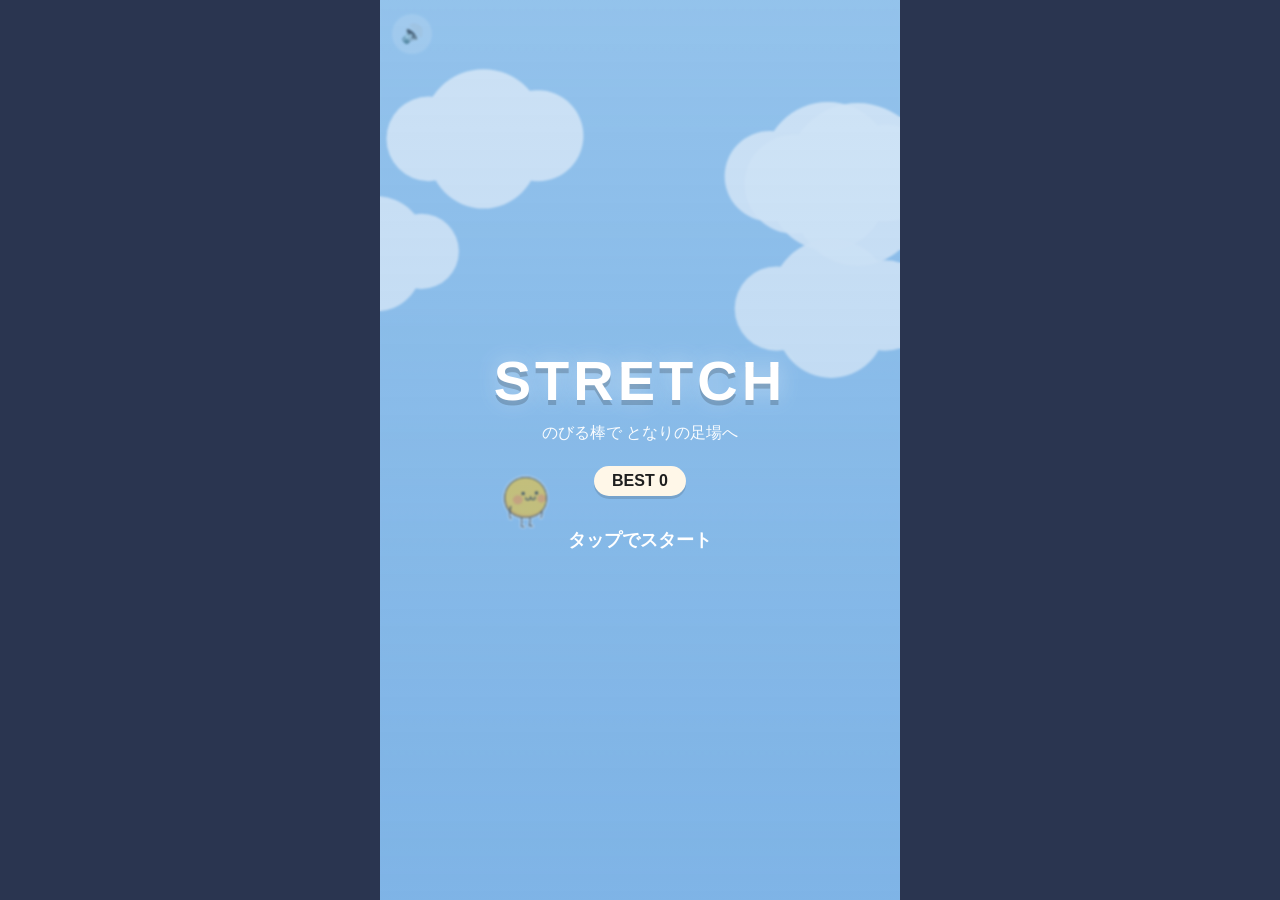
<file: index.html>
<!DOCTYPE html>
<html lang="ja">
<head>
  <meta charset="UTF-8">
  <meta name="viewport" content="width=device-width, initial-scale=1.0, maximum-scale=1.0, user-scalable=no, viewport-fit=cover">
  <meta name="theme-color" content="#7FB4E6">
  <title>STRETCH</title>
  <link rel="stylesheet" href="style.css">
</head>
<body>
  <div id="app">
    <canvas id="game"></canvas>

    <!-- プレイ中のHUD（文字はすべてDOMでコード描画：仕様§1-5/§11） -->
    <div id="hud" class="hidden">
      <div id="score">0</div>
      <div id="best">BEST 0</div>
      <div id="combo" class="hidden">COMBO ×2</div>
    </div>

    <!-- 音ON/OFF -->
    <button id="mute" aria-label="サウンド切替">🔊</button>

    <!-- 本編内チュートリアル（仕様§4：初回のみ・成功で消える） -->
    <div id="tutorial" class="hidden">
      <div class="tut-line">画面を<b>押している間</b>のびる</div>
      <div class="tut-line">指を<b>はなす</b>とたおれて橋になる</div>
    </div>

    <!-- タイトル（仕様§4：タップ1回で開始） -->
    <div id="title" class="overlay">
      <div class="logo">STRETCH</div>
      <div class="sub">のびる棒で となりの足場へ</div>
      <div class="best-title">BEST <span id="best-title-val">0</span></div>
      <div class="tap">タップでスタート</div>
    </div>

    <!-- 結果（仕様§2：タップで即リトライ） -->
    <div id="gameover" class="overlay hidden">
      <div class="result-label">SCORE</div>
      <div id="result-score">0</div>
      <div id="newbest" class="hidden">🎉 自己ベスト更新！</div>
      <div class="result-best">BEST <span id="result-best-val">0</span></div>
      <div class="tap">タップでもう一度</div>
    </div>
  </div>

  <script src="audio.js"></script>
  <script src="game.js"></script>
</body>
</html>
</file>
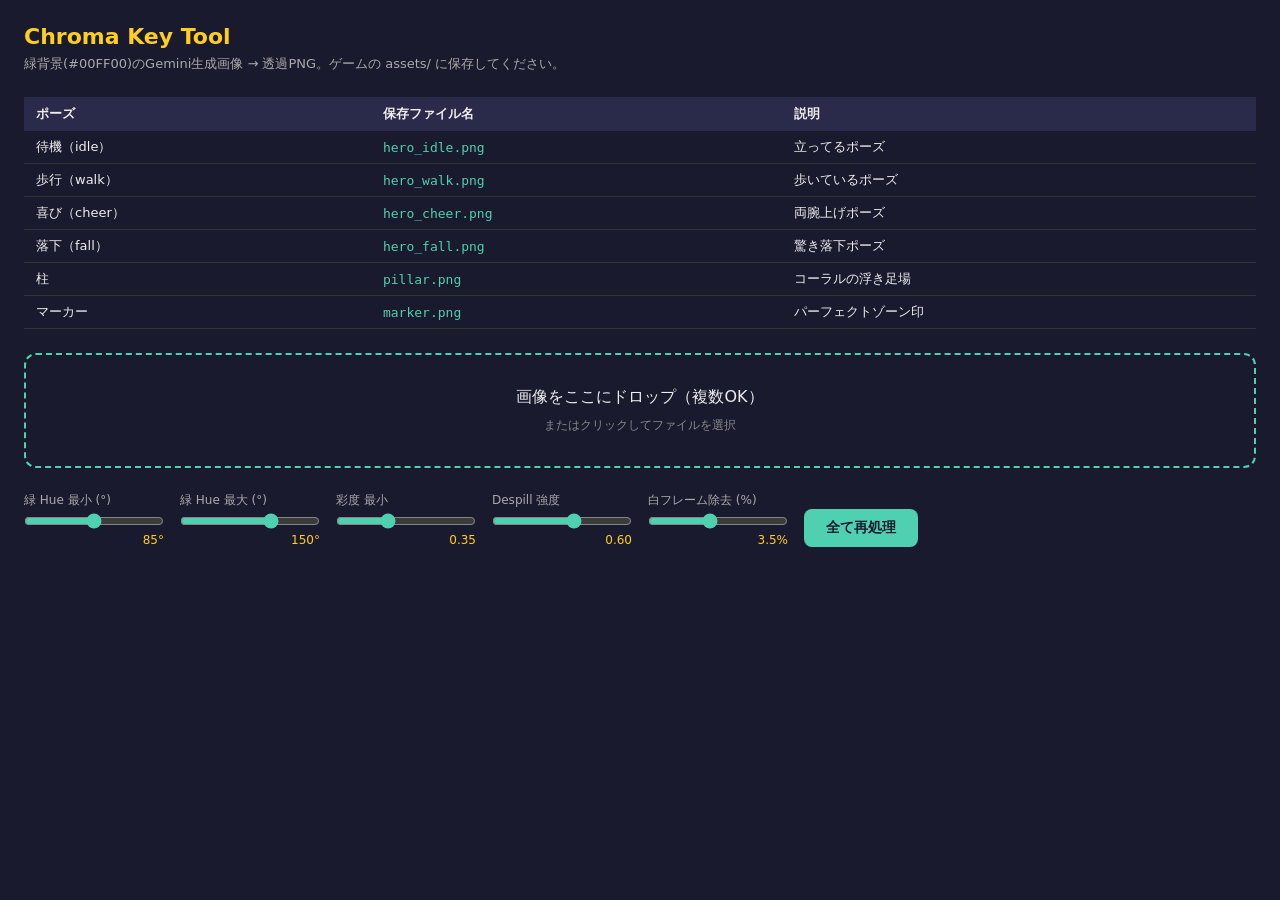
<file: tools/chroma-key.html>
<!DOCTYPE html>
<html lang="ja">
<head>
  <meta charset="UTF-8">
  <title>Chroma Key Tool — STRETCH assets</title>
  <style>
    * { box-sizing: border-box; margin: 0; padding: 0; }
    body { background: #1a1a2e; color: #eee; font-family: system-ui, sans-serif; padding: 24px; }
    h1 { font-size: 22px; margin-bottom: 6px; color: #FFCE1F; }
    .sub { font-size: 13px; color: #aaa; margin-bottom: 24px; }

    /* ファイル名マッピング表 */
    .map-table { width: 100%; border-collapse: collapse; margin-bottom: 24px; font-size: 13px; }
    .map-table th { background: #2a2a4a; padding: 8px 12px; text-align: left; }
    .map-table td { padding: 7px 12px; border-bottom: 1px solid #333; }
    .map-table tr:hover td { background: #222240; }
    .fname { font-family: monospace; color: #4FD0B0; }

    /* ドロップゾーン */
    #dropzone {
      border: 2px dashed #4FD0B0; border-radius: 12px; padding: 32px;
      text-align: center; cursor: pointer; margin-bottom: 24px;
      transition: background 0.15s;
    }
    #dropzone.over { background: rgba(79,208,176,0.1); }
    #dropzone p { font-size: 16px; margin-bottom: 6px; }
    #dropzone small { color: #888; font-size: 12px; }
    #file-input { display: none; }

    /* スライダー */
    .controls { display: flex; flex-wrap: wrap; gap: 16px; margin-bottom: 20px; align-items: flex-end; }
    .ctrl { display: flex; flex-direction: column; gap: 4px; }
    .ctrl label { font-size: 12px; color: #aaa; }
    .ctrl input[type=range] { width: 140px; accent-color: #4FD0B0; }
    .ctrl .val { font-size: 12px; color: #FFCE1F; text-align: right; }
    button {
      padding: 10px 22px; border: none; border-radius: 8px; cursor: pointer;
      font-size: 14px; font-weight: 700;
    }
    #proc-btn { background: #4FD0B0; color: #1a1a2e; }
    #proc-btn:hover { background: #3ab89a; }

    /* プレビュー */
    #items { display: flex; flex-direction: column; gap: 32px; }
    .item { background: #22223a; border-radius: 12px; padding: 16px; }
    .item h3 { font-size: 14px; margin-bottom: 12px; color: #fff; }
    .previews { display: flex; gap: 16px; flex-wrap: wrap; align-items: flex-start; }
    .preview-box { display: flex; flex-direction: column; align-items: center; gap: 6px; }
    .preview-box span { font-size: 11px; color: #888; }
    canvas { border-radius: 8px; max-width: 220px; max-height: 220px; object-fit: contain; }
    .before-canvas { background: #444; }
    .after-canvas { background: repeating-conic-gradient(#555 0% 25%, #333 0% 50%) 0 0 / 16px 16px; }
    .dl-row { margin-top: 12px; display: flex; align-items: center; gap: 10px; flex-wrap: wrap; }
    .dl-row select { background: #333; color: #eee; border: 1px solid #555; padding: 6px 8px; border-radius: 6px; font-size: 13px; }
    .dl-btn { background: #FF7A4D; color: #fff; padding: 8px 18px; border-radius: 8px; font-size: 13px; font-weight: 700; border: none; cursor: pointer; }
    .dl-btn:hover { background: #e06030; }
    .dl-btn:disabled { background: #555; cursor: default; }
    .status { font-size: 12px; color: #4FD0B0; }
  </style>
</head>
<body>
  <h1>Chroma Key Tool</h1>
  <p class="sub">緑背景(#00FF00)のGemini生成画像 → 透過PNG。ゲームの assets/ に保存してください。</p>

  <!-- ファイル名マッピング -->
  <table class="map-table">
    <tr><th>ポーズ</th><th>保存ファイル名</th><th>説明</th></tr>
    <tr><td>待機（idle）</td><td class="fname">hero_idle.png</td><td>立ってるポーズ</td></tr>
    <tr><td>歩行（walk）</td><td class="fname">hero_walk.png</td><td>歩いているポーズ</td></tr>
    <tr><td>喜び（cheer）</td><td class="fname">hero_cheer.png</td><td>両腕上げポーズ</td></tr>
    <tr><td>落下（fall）</td><td class="fname">hero_fall.png</td><td>驚き落下ポーズ</td></tr>
    <tr><td>柱</td><td class="fname">pillar.png</td><td>コーラルの浮き足場</td></tr>
    <tr><td>マーカー</td><td class="fname">marker.png</td><td>パーフェクトゾーン印</td></tr>
  </table>

  <!-- ドロップゾーン -->
  <div id="dropzone">
    <p>画像をここにドロップ（複数OK）</p>
    <small>またはクリックしてファイルを選択</small>
    <input type="file" id="file-input" accept="image/*" multiple>
  </div>

  <!-- パラメータ -->
  <div class="controls">
    <div class="ctrl">
      <label>緑 Hue 最小 (°)</label>
      <input type="range" id="hMin" min="60" max="110" value="85" step="1">
      <div class="val" id="hMinV">85°</div>
    </div>
    <div class="ctrl">
      <label>緑 Hue 最大 (°)</label>
      <input type="range" id="hMax" min="120" max="165" value="150" step="1">
      <div class="val" id="hMaxV">150°</div>
    </div>
    <div class="ctrl">
      <label>彩度 最小</label>
      <input type="range" id="sMin" min="0.1" max="0.8" value="0.35" step="0.01">
      <div class="val" id="sMinV">0.35</div>
    </div>
    <div class="ctrl">
      <label>Despill 強度</label>
      <input type="range" id="despill" min="0" max="1" value="0.6" step="0.05">
      <div class="val" id="despillV">0.60</div>
    </div>
    <div class="ctrl">
      <label>白フレーム除去 (%)</label>
      <input type="range" id="borderTrim" min="0" max="8" value="3.5" step="0.5">
      <div class="val" id="borderTrimV">3.5%</div>
    </div>
    <button id="proc-btn">全て再処理</button>
  </div>

  <div id="items"></div>

  <script>
    const dropzone = document.getElementById('dropzone');
    const fileInput = document.getElementById('file-input');
    const itemsEl = document.getElementById('items');

    // スライダー表示
    function bindSlider(id, valId, fmt) {
      const el = document.getElementById(id);
      const val = document.getElementById(valId);
      el.addEventListener('input', () => { val.textContent = fmt(el.value); });
    }
    bindSlider('hMin', 'hMinV', v => v + '°');
    bindSlider('hMax', 'hMaxV', v => v + '°');
    bindSlider('sMin', 'sMinV', v => parseFloat(v).toFixed(2));
    bindSlider('despill', 'despillV', v => parseFloat(v).toFixed(2));
    bindSlider('borderTrim', 'borderTrimV', v => parseFloat(v).toFixed(1) + '%');

    // ドロップ
    dropzone.addEventListener('click', () => fileInput.click());
    dropzone.addEventListener('dragover', e => { e.preventDefault(); dropzone.classList.add('over'); });
    dropzone.addEventListener('dragleave', () => dropzone.classList.remove('over'));
    dropzone.addEventListener('drop', e => { e.preventDefault(); dropzone.classList.remove('over'); handleFiles(e.dataTransfer.files); });
    fileInput.addEventListener('change', () => handleFiles(fileInput.files));

    document.getElementById('proc-btn').addEventListener('click', () => {
      document.querySelectorAll('.item').forEach(el => processItem(el));
    });

    // 名前候補（ファイル名に含まれるキーワードで自動選択）
    const NAME_OPTIONS = [
      { value: 'hero_idle',  label: 'hero_idle.png',  keys: ['idle', 'stand', 'wait', '待機'] },
      { value: 'hero_walk',  label: 'hero_walk.png',  keys: ['walk', 'run', '歩', 'walking'] },
      { value: 'hero_cheer', label: 'hero_cheer.png', keys: ['cheer', 'happy', 'joy', '喜', 'cheer'] },
      { value: 'hero_fall',  label: 'hero_fall.png',  keys: ['fall', 'drop', '落', 'scared', 'fall'] },
      { value: 'pillar',     label: 'pillar.png',     keys: ['pillar', 'platform', '柱', '足場'] },
      { value: 'marker',     label: 'marker.png',     keys: ['marker', 'diamond', 'target', 'マーカー'] },
    ];
    function guessSaveName(filename) {
      const lower = filename.toLowerCase();
      for (const opt of NAME_OPTIONS) {
        if (opt.keys.some(k => lower.includes(k))) return opt.value;
      }
      return '';
    }

    const items = []; // {file, origImg, origCanvas, resultCanvas, select}

    function handleFiles(files) {
      for (const file of files) {
        const img = new Image();
        const url = URL.createObjectURL(file);
        img.onload = () => {
          addItem(file, img);
          URL.revokeObjectURL(url);
        };
        img.src = url;
      }
    }

    function addItem(file, img) {
      const item = { file, img, processed: null };

      const div = document.createElement('div');
      div.className = 'item';

      const h3 = document.createElement('h3');
      h3.textContent = file.name + ` (${img.width}×${img.height})`;
      div.appendChild(h3);

      const previews = document.createElement('div');
      previews.className = 'previews';

      // 元画像
      const beforeBox = document.createElement('div');
      beforeBox.className = 'preview-box';
      const beforeCanvas = document.createElement('canvas');
      beforeCanvas.className = 'before-canvas';
      const afterCanvas = document.createElement('canvas');
      afterCanvas.className = 'after-canvas';
      drawOriginal(beforeCanvas, img);
      beforeBox.append(beforeCanvas, span('処理前'));
      const afterBox = document.createElement('div');
      afterBox.className = 'preview-box';
      afterBox.append(afterCanvas, span('処理後（透過）'));
      previews.append(beforeBox, afterBox);
      div.appendChild(previews);

      // DLコントロール
      const dlRow = document.createElement('div');
      dlRow.className = 'dl-row';
      const sel = document.createElement('select');
      sel.innerHTML = '<option value="">保存名を選択…</option>' +
        NAME_OPTIONS.map(o => `<option value="${o.value}">${o.label}</option>`).join('');
      const guess = guessSaveName(file.name);
      if (guess) sel.value = guess;
      const dlBtn = document.createElement('button');
      dlBtn.className = 'dl-btn';
      dlBtn.textContent = 'PNGダウンロード';
      dlBtn.disabled = true;
      const statusEl = document.createElement('span');
      statusEl.className = 'status';
      dlRow.append(sel, dlBtn, statusEl);
      div.appendChild(dlRow);
      itemsEl.appendChild(div);

      const entry = { file, img, beforeCanvas, afterCanvas, sel, dlBtn, statusEl };
      items.push(entry);
      div._entry = entry;
      processItem(div);
    }

    function span(text) {
      const s = document.createElement('span'); s.textContent = text; return s;
    }

    function drawOriginal(canvas, img) {
      const MAX = 220;
      const scale = Math.min(MAX / img.width, MAX / img.height);
      canvas.width = Math.round(img.width * scale);
      canvas.height = Math.round(img.height * scale);
      canvas.getContext('2d').drawImage(img, 0, 0, canvas.width, canvas.height);
    }

    function processItem(div) {
      const entry = div._entry;
      if (!entry) return;
      const { img, afterCanvas, dlBtn, statusEl } = entry;

      const hMin = +document.getElementById('hMin').value;
      const hMax = +document.getElementById('hMax').value;
      const sMin = +document.getElementById('sMin').value;
      const despill = +document.getElementById('despill').value;
      const borderTrim = +document.getElementById('borderTrim').value / 100;

      // フルサイズで処理
      const fullCanvas = document.createElement('canvas');
      fullCanvas.width = img.width;
      fullCanvas.height = img.height;
      const fc = fullCanvas.getContext('2d');
      fc.drawImage(img, 0, 0);
      const imgData = fc.getImageData(0, 0, img.width, img.height);
      if (borderTrim > 0) clearBorder(imgData, borderTrim); // 白フレーム除去
      chromaKey(imgData, hMin, hMax, sMin, despill);
      fc.putImageData(imgData, 0, 0);

      // プレビュー縮小
      const MAX = 220;
      const scale = Math.min(MAX / img.width, MAX / img.height);
      afterCanvas.width = Math.round(img.width * scale);
      afterCanvas.height = Math.round(img.height * scale);
      afterCanvas.getContext('2d').drawImage(fullCanvas, 0, 0, afterCanvas.width, afterCanvas.height);

      entry.resultCanvas = fullCanvas;
      dlBtn.disabled = false;
      statusEl.textContent = '処理済み ✓';

      dlBtn.onclick = () => {
        const name = entry.sel.value || entry.file.name.replace(/\.[^.]+$/, '') + '_keyed';
        fullCanvas.toBlob(blob => {
          const a = document.createElement('a');
          a.href = URL.createObjectURL(blob);
          a.download = name + '.png';
          a.click();
          statusEl.textContent = `保存: ${name}.png ✓ → assets/ に移動してください`;
        }, 'image/png');
      };
    }

    // ============================================================
    // クロマキーアルゴリズム（HSV基準 + despill）
    // ============================================================
    function rgbToHsv(r, g, b) {
      r /= 255; g /= 255; b /= 255;
      const max = Math.max(r, g, b), min = Math.min(r, g, b), d = max - min;
      let h = 0;
      if (d !== 0) {
        switch (max) {
          case r: h = ((g - b) / d + (g < b ? 6 : 0)) / 6; break;
          case g: h = ((b - r) / d + 2) / 6; break;
          case b: h = ((r - g) / d + 4) / 6; break;
        }
      }
      return [h * 360, max === 0 ? 0 : d / max, max];
    }

    // 外周 pct 割合のピクセルを透明化（Geminiの白フレーム除去）
    function clearBorder(imgData, pct) {
      const W = imgData.width, H = imgData.height, d = imgData.data;
      const bx = Math.ceil(W * pct), by = Math.ceil(H * pct);
      for (let y = 0; y < H; y++) {
        for (let x = 0; x < W; x++) {
          if (x < bx || x >= W - bx || y < by || y >= H - by) {
            d[(y * W + x) * 4 + 3] = 0;
          }
        }
      }
    }

    function chromaKey(imgData, hMin, hMax, sMin, despillStr) {
      const d = imgData.data, n = d.length;
      const despill = parseFloat(despillStr);

      // Pass 1: 緑判定 → α=0
      for (let i = 0; i < n; i += 4) {
        if (d[i + 3] === 0) continue;
        const [h, s, v] = rgbToHsv(d[i], d[i + 1], d[i + 2]);
        if (h >= hMin && h <= hMax && s >= sMin && v > 0.15) {
          d[i + 3] = 0;
        }
      }

      // Pass 2: 緑スピル（色かぶり）を除去
      if (despill > 0) {
        for (let i = 0; i < n; i += 4) {
          if (d[i + 3] === 0) continue;
          const r = d[i], g = d[i + 1], b = d[i + 2];
          const maxRB = Math.max(r, b);
          if (g > maxRB) {
            d[i + 1] = Math.round(g - (g - maxRB) * despill);
          }
        }
      }
    }
  </script>
</body>
</html>
</file>
<file: style.css>
/* STRETCH - レイアウト（縦持ち・スマホ最優先 / 仕様§8,§11,§12） */

:root {
  --sky: #7FB4E6;
  --yellow: #FFCE1F;
  --ink: #1E1E1E;
  --coral: #FF7A4D;
  --mint: #4FD0B0;
  --pink: #FF5A6E;
  --cream: #FFF7E8;
}

* { margin: 0; padding: 0; box-sizing: border-box; }

html, body {
  width: 100%;
  height: 100%;
  overflow: hidden;
  background: #2a3550;
  font-family: -apple-system, BlinkMacSystemFont, "Segoe UI", "Hiragino Kaku Gothic ProN",
               "Yu Gothic", Meiryo, sans-serif;
  -webkit-user-select: none;
  user-select: none;
  -webkit-tap-highlight-color: transparent;
  touch-action: none;            /* スクロール/ピンチ無効化（誤操作防止） */
  overscroll-behavior: none;
}

/* プレイ領域：縦長。PC等の広い画面では最大幅で中央に */
#app {
  position: relative;
  width: 100vw;
  height: 100vh;
  height: 100dvh;
  max-width: min(100vw, 520px);
  margin: 0 auto;
  overflow: hidden;
  background: var(--sky);
}

#game {
  display: block;
  width: 100%;
  height: 100%;
}

/* ---------- HUD ---------- */
#hud {
  position: absolute;
  inset: 0;
  pointer-events: none;
  z-index: 5;
}

#score {
  position: absolute;
  top: max(18px, env(safe-area-inset-top));
  left: 0; right: 0;
  text-align: center;
  font-size: 64px;
  font-weight: 800;
  color: #fff;
  text-shadow: 0 3px 0 rgba(0,0,0,0.18);
  letter-spacing: 1px;
}

#best {
  position: absolute;
  top: max(20px, env(safe-area-inset-top));
  right: 16px;
  font-size: 15px;
  font-weight: 700;
  color: #fff;
  opacity: 0.9;
  text-shadow: 0 2px 0 rgba(0,0,0,0.15);
}

#combo {
  position: absolute;
  top: 30%;
  left: 0; right: 0;
  text-align: center;
  font-size: 40px;
  font-weight: 900;
  color: var(--yellow);
  text-shadow: 0 0 14px rgba(255,206,31,0.7), 0 3px 0 rgba(0,0,0,0.2);
  transition: transform 0.12s ease-out;
}
#combo.pop { transform: scale(1.35); }

/* ---------- 音ボタン ---------- */
#mute {
  position: absolute;
  top: max(14px, env(safe-area-inset-top));
  left: 12px;
  z-index: 6;
  width: 40px; height: 40px;
  border: none;
  border-radius: 50%;
  background: rgba(255,255,255,0.22);
  color: #fff;
  font-size: 18px;
  cursor: pointer;
  backdrop-filter: blur(2px);
}
#mute:active { transform: scale(0.92); }

/* ---------- チュートリアル ---------- */
#tutorial {
  position: absolute;
  bottom: 22%;
  left: 0; right: 0;
  text-align: center;
  z-index: 5;
  pointer-events: none;
  animation: floaty 1.6s ease-in-out infinite;
}
.tut-line {
  display: inline-block;
  margin: 4px auto;
  padding: 8px 16px;
  background: rgba(30,30,30,0.55);
  color: #fff;
  font-size: 16px;
  border-radius: 999px;
}
.tut-line b { color: var(--yellow); }
@keyframes floaty {
  0%,100% { transform: translateY(0); }
  50% { transform: translateY(-6px); }
}

/* ---------- オーバーレイ（タイトル / 結果） ---------- */
.overlay {
  position: absolute;
  inset: 0;
  z-index: 10;
  display: flex;
  flex-direction: column;
  align-items: center;
  justify-content: center;
  gap: 10px;
  text-align: center;
  background: linear-gradient(180deg, rgba(127,180,230,0.35), rgba(127,180,230,0.55));
  backdrop-filter: blur(1px);
}

.logo {
  font-size: 56px;
  font-weight: 900;
  color: #fff;
  letter-spacing: 4px;
  text-shadow: 0 5px 0 rgba(0,0,0,0.18), 0 0 22px rgba(255,255,255,0.4);
}
.sub { font-size: 16px; color: #fff; opacity: 0.95; margin-bottom: 8px; }

.best-title, .result-best {
  margin-top: 4px;
  font-size: 16px;
  font-weight: 700;
  color: var(--ink);
  background: var(--cream);
  padding: 6px 18px;
  border-radius: 999px;
  box-shadow: 0 3px 0 rgba(0,0,0,0.12);
}

.tap {
  margin-top: 22px;
  font-size: 18px;
  font-weight: 700;
  color: #fff;
  animation: blink 1.1s ease-in-out infinite;
}
@keyframes blink { 0%,100% { opacity: 1; } 50% { opacity: 0.35; } }

.result-label { font-size: 18px; color: #fff; font-weight: 700; letter-spacing: 2px; }
#result-score {
  font-size: 84px;
  font-weight: 900;
  color: #fff;
  line-height: 1;
  text-shadow: 0 4px 0 rgba(0,0,0,0.18);
}
#newbest {
  font-size: 20px;
  font-weight: 800;
  color: var(--yellow);
  text-shadow: 0 2px 0 rgba(0,0,0,0.2);
  animation: pop-in 0.4s ease-out;
}
@keyframes pop-in {
  0% { transform: scale(0); }
  70% { transform: scale(1.2); }
  100% { transform: scale(1); }
}

.hidden { display: none !important; }
</file>
